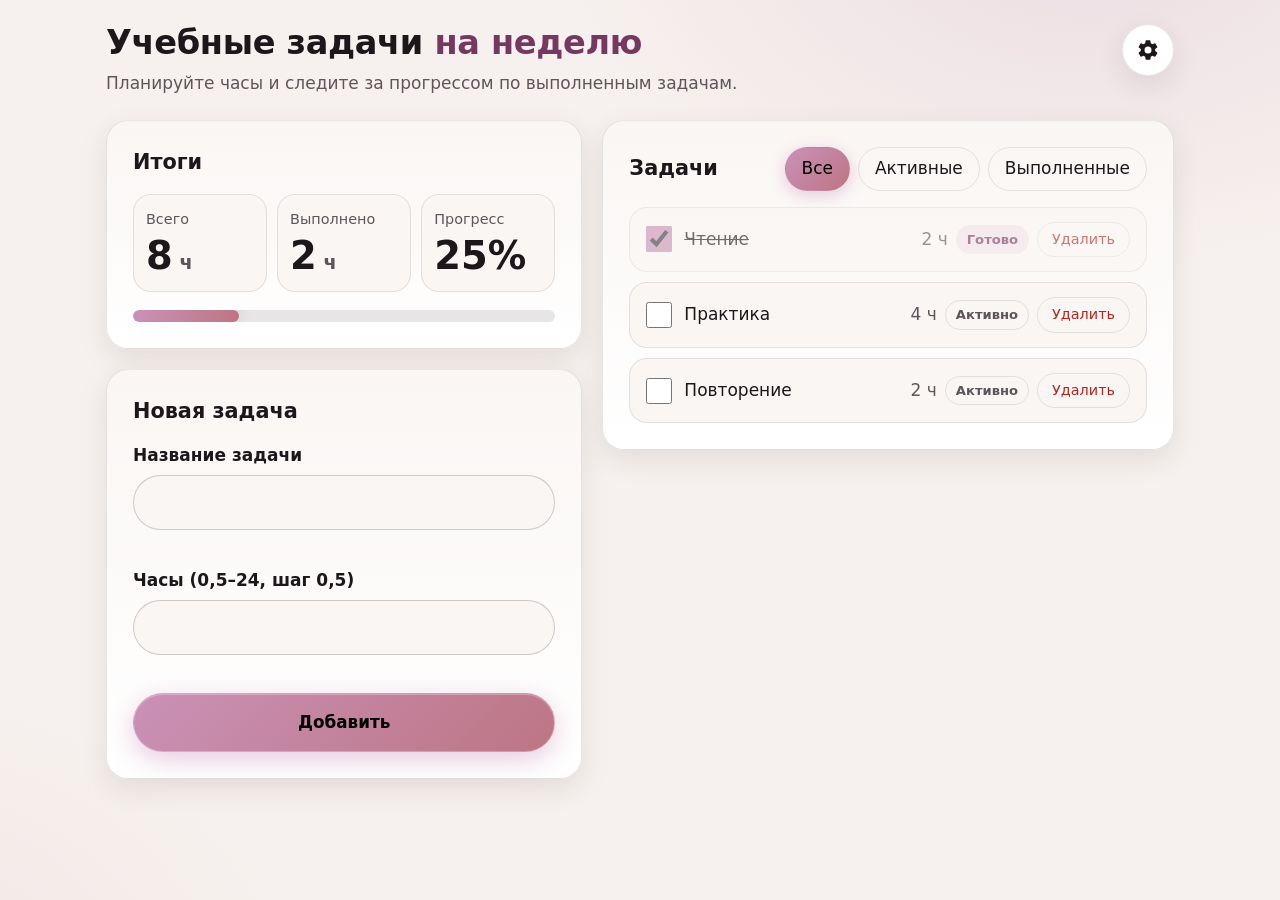
<file: direct/index.html>
<!doctype html>
<html lang="ru" data-theme="dark">
<head>
  <meta charset="utf-8">
  <meta name="viewport" content="width=device-width, initial-scale=1">
  <meta name="color-scheme" content="dark light">
  <title>Мини-трекер учебных задач</title>
  <link rel="stylesheet" href="styles.css">
</head>
<body>
  <div class="page">
    <header class="header">
      <div class="header-text">
        <h1>Учебные задачи <span class="accent-word">на неделю</span></h1>
        <p class="subtitle">Планируйте часы и следите за прогрессом по выполненным задачам.</p>
      </div>
      <div class="settings-wrap">
        <button type="button" id="settings-btn" class="icon-btn" aria-label="Настройки" aria-haspopup="dialog" aria-expanded="false" aria-controls="settings-panel">
          <svg viewBox="0 0 24 24" width="24" height="24" aria-hidden="true" focusable="false">
            <path fill="currentColor" d="M19.14 12.94a7.4 7.4 0 0 0 .05-.94 7.4 7.4 0 0 0-.05-.94l2.03-1.58a.5.5 0 0 0 .12-.64l-1.92-3.32a.5.5 0 0 0-.6-.22l-2.39.96a7 7 0 0 0-1.63-.94l-.36-2.54a.5.5 0 0 0-.5-.42h-3.84a.5.5 0 0 0-.5.42l-.36 2.54a7 7 0 0 0-1.63.94l-2.39-.96a.5.5 0 0 0-.6.22L2.65 8.84a.5.5 0 0 0 .12.64l2.03 1.58a7.4 7.4 0 0 0-.05.94c0 .32.02.63.05.94l-2.03 1.58a.5.5 0 0 0-.12.64l1.92 3.32c.13.22.39.3.6.22l2.39-.96c.5.38 1.05.7 1.63.94l.36 2.54c.04.24.25.42.5.42h3.84c.25 0 .46-.18.5-.42l.36-2.54a7 7 0 0 0 1.63-.94l2.39.96c.22.08.47 0 .6-.22l1.92-3.32a.5.5 0 0 0-.12-.64l-2.03-1.58ZM12 15.5a3.5 3.5 0 1 1 0-7 3.5 3.5 0 0 1 0 7Z"/>
          </svg>
        </button>

        <div id="settings-panel" class="card settings-panel" role="dialog" aria-modal="false" aria-labelledby="settings-title" hidden>
          <div class="settings-head">
            <h2 id="settings-title">Настройки</h2>
            <button type="button" id="settings-close" class="pill">Закрыть</button>
          </div>

          <fieldset class="settings-group">
            <legend>Тема</legend>
            <div class="pills" id="theme-options">
              <label class="pill-radio"><input type="radio" name="theme" value="dark"><span>Тёмная</span></label>
              <label class="pill-radio"><input type="radio" name="theme" value="light"><span>Светлая</span></label>
              <label class="pill-radio"><input type="radio" name="theme" value="system"><span>Системная</span></label>
            </div>
          </fieldset>

          <fieldset class="settings-group">
            <legend>Цвет выделения</legend>
            <div class="swatches" id="swatches" role="radiogroup" aria-label="Готовые цвета"></div>
          </fieldset>

          <fieldset class="settings-group">
            <legend>Свой цвет</legend>
            <div class="slider">
              <label for="acc-h">Оттенок <output id="acc-h-out" for="acc-h"></output></label>
              <input id="acc-h" type="range" min="0" max="360" step="1" class="range range-hue">
            </div>
            <div class="slider">
              <label for="acc-s">Насыщенность <output id="acc-s-out" for="acc-s"></output></label>
              <input id="acc-s" type="range" min="0" max="100" step="1" class="range range-sat">
            </div>
            <div class="slider">
              <label for="acc-l">Яркость <output id="acc-l-out" for="acc-l"></output></label>
              <input id="acc-l" type="range" min="20" max="80" step="1" class="range range-light">
            </div>
            <div class="sample-row">
              <span class="sample" id="accent-sample" aria-hidden="true"></span>
              <span id="accent-name">Сиреневый</span>
            </div>
          </fieldset>
        </div>
      </div>
    </header>

    <p id="storage-msg" class="notice" role="status" hidden></p>

    <main class="grid">
      <div class="col">
        <section class="card" aria-labelledby="stats-title">
          <h2 id="stats-title">Итоги</h2>
          <div class="tiles">
            <div class="tile"><span class="tile-label">Всего</span><span class="tile-value"><span id="total-hours">0</span><small> ч</small></span></div>
            <div class="tile"><span class="tile-label">Выполнено</span><span class="tile-value"><span id="done-hours">0</span><small> ч</small></span></div>
            <div class="tile"><span class="tile-label">Прогресс</span><span class="tile-value" id="progress">0%</span></div>
          </div>
          <div class="bar" role="progressbar" aria-label="Прогресс по часам" aria-valuemin="0" aria-valuemax="100" aria-valuenow="0" id="progress-bar">
            <div class="bar-fill" id="progress-fill"></div>
          </div>
        </section>

        <section class="card" aria-labelledby="form-title">
          <h2 id="form-title">Новая задача</h2>
          <form id="task-form" novalidate>
            <div class="field">
              <label for="title">Название задачи</label>
              <input id="title" name="title" type="text" autocomplete="off" enterkeyhint="next" aria-describedby="title-error">
              <p id="title-error" class="error" role="alert"></p>
            </div>
            <div class="field">
              <label for="hours">Часы (0,5–24, шаг 0,5)</label>
              <input id="hours" name="hours" type="text" inputmode="decimal" enterkeyhint="done" aria-describedby="hours-error">
              <p id="hours-error" class="error" role="alert"></p>
            </div>
            <button type="button" id="add-btn" class="btn-accent">Добавить</button>
          </form>
        </section>
      </div>

      <section class="card tasks-card" aria-labelledby="tasks-title">
        <div class="tasks-head">
          <h2 id="tasks-title">Задачи</h2>
          <fieldset class="filters">
            <legend class="visually-hidden">Фильтр</legend>
            <label class="pill-radio"><input type="radio" name="filter" value="all" checked><span>Все</span></label>
            <label class="pill-radio"><input type="radio" name="filter" value="active"><span>Активные</span></label>
            <label class="pill-radio"><input type="radio" name="filter" value="done"><span>Выполненные</span></label>
          </fieldset>
        </div>
        <ul id="task-list" class="tasks" aria-label="Список задач"></ul>
        <p id="empty" class="empty" hidden>Задач нет.</p>
      </section>
    </main>
  </div>
  <script src="tracker.js" defer></script>
</body>
</html>
</file>
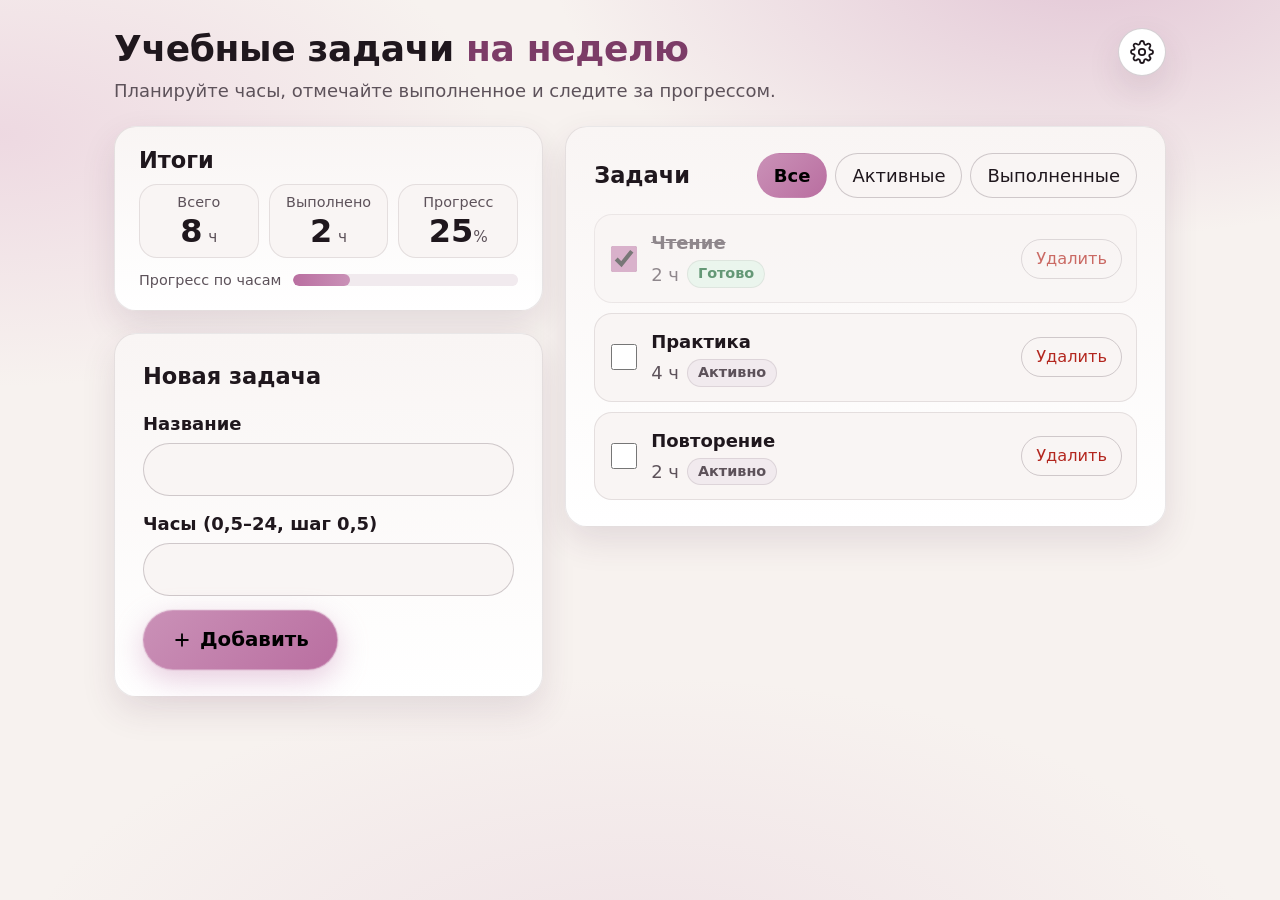
<file: with-spec/index.html>
<!doctype html>
<html lang="ru">
<head>
  <meta charset="utf-8">
  <meta name="viewport" content="width=device-width, initial-scale=1">
  <meta name="color-scheme" content="dark light">
  <title>Мини-трекер учебных задач</title>
  <link rel="stylesheet" href="styles.css">
</head>
<body>
  <div class="glow" aria-hidden="true"></div>
  <main class="app">
    <header class="app__header">
      <div class="app__heading">
        <h1>Учебные задачи <span class="accent-word">на неделю</span></h1>
        <p class="app__subtitle">Планируйте часы, отмечайте выполненное и следите за прогрессом.</p>
      </div>
      <div class="settings">
        <button id="settings-toggle" class="icon-btn" type="button" aria-label="Настройки"
                aria-expanded="false" aria-controls="settings-panel">
          <svg viewBox="0 0 24 24" width="24" height="24" aria-hidden="true" focusable="false">
            <path fill="none" stroke="currentColor" stroke-width="1.8" stroke-linecap="round" stroke-linejoin="round"
                  d="M12 15.2a3.2 3.2 0 1 0 0-6.4 3.2 3.2 0 0 0 0 6.4Z"/>
            <path fill="none" stroke="currentColor" stroke-width="1.8" stroke-linecap="round" stroke-linejoin="round"
                  d="M19.4 15a1.7 1.7 0 0 0 .34 1.87l.06.06a2 2 0 1 1-2.83 2.83l-.06-.06a1.7 1.7 0 0 0-1.87-.34 1.7 1.7 0 0 0-1.03 1.56V21a2 2 0 1 1-4 0v-.09A1.7 1.7 0 0 0 8.9 19.4a1.7 1.7 0 0 0-1.87.34l-.06.06a2 2 0 1 1-2.83-2.83l.06-.06A1.7 1.7 0 0 0 4.54 15a1.7 1.7 0 0 0-1.56-1.03H3a2 2 0 1 1 0-4h.09A1.7 1.7 0 0 0 4.6 8.9a1.7 1.7 0 0 0-.34-1.87l-.06-.06a2 2 0 1 1 2.83-2.83l.06.06A1.7 1.7 0 0 0 8.96 4.54 1.7 1.7 0 0 0 10 2.98V3a2 2 0 1 1 4 0v.09a1.7 1.7 0 0 0 1.03 1.56 1.7 1.7 0 0 0 1.87-.34l.06-.06a2 2 0 1 1 2.83 2.83l-.06.06A1.7 1.7 0 0 0 19.46 9c.26.6.85 1 1.51 1.03H21a2 2 0 1 1 0 4h-.09A1.7 1.7 0 0 0 19.4 15Z"/>
          </svg>
        </button>

        <section id="settings-panel" class="panel" role="dialog" aria-modal="false"
                 aria-labelledby="settings-title" hidden>
          <div class="panel__head">
            <h2 id="settings-title">Настройки</h2>
            <button id="settings-close" class="pill pill--ghost" type="button">Закрыть</button>
          </div>

          <fieldset class="group">
            <legend>Тема</legend>
            <div class="pills" id="theme-options">
              <label class="pill-option"><input type="radio" name="theme" value="dark"><span>Тёмная</span></label>
              <label class="pill-option"><input type="radio" name="theme" value="light"><span>Светлая</span></label>
              <label class="pill-option"><input type="radio" name="theme" value="system"><span>Системная</span></label>
            </div>
          </fieldset>

          <fieldset class="group">
            <legend>Цвет выделения</legend>
            <div class="swatches" id="accent-presets">
              <label class="swatch" style="--sw: hsl(320 35% 68%)"><input type="radio" name="accent-preset" value="lilac" aria-label="Сиреневый"><span aria-hidden="true"></span></label>
              <label class="swatch" style="--sw: hsl(217 85% 62%)"><input type="radio" name="accent-preset" value="blue" aria-label="Синий"><span aria-hidden="true"></span></label>
              <label class="swatch" style="--sw: hsl(158 60% 48%)"><input type="radio" name="accent-preset" value="emerald" aria-label="Изумрудный"><span aria-hidden="true"></span></label>
              <label class="swatch" style="--sw: hsl(38 92% 56%)"><input type="radio" name="accent-preset" value="amber" aria-label="Янтарный"><span aria-hidden="true"></span></label>
              <label class="swatch" style="--sw: hsl(8 80% 64%)"><input type="radio" name="accent-preset" value="coral" aria-label="Коралловый"><span aria-hidden="true"></span></label>
            </div>
          </fieldset>

          <fieldset class="group custom-color">
            <legend>Свой цвет</legend>
            <div class="slider">
              <div class="slider__row">
                <label for="accent-h">Оттенок</label>
                <output id="accent-h-value" for="accent-h">320</output>
              </div>
              <input id="accent-h" class="range range--hue" type="range" min="0" max="360" step="1" value="320">
            </div>
            <div class="slider">
              <div class="slider__row">
                <label for="accent-s">Насыщенность</label>
                <output id="accent-s-value" for="accent-s">35%</output>
              </div>
              <input id="accent-s" class="range range--sat" type="range" min="0" max="100" step="1" value="35">
            </div>
            <div class="slider">
              <div class="slider__row">
                <label for="accent-l">Яркость</label>
                <output id="accent-l-value" for="accent-l">68%</output>
              </div>
              <input id="accent-l" class="range range--light" type="range" min="20" max="80" step="1" value="68">
            </div>
            <div class="sample">
              <span id="accent-sample" class="sample__swatch" role="img" aria-label="Образец выбранного цвета"></span>
              <span id="accent-sample-text" class="sample__text">hsl(320 35% 68%)</span>
            </div>
          </fieldset>
        </section>
      </div>
    </header>

    <p id="storage-message" class="notice" role="status" hidden></p>

    <div class="dashboard">
      <div class="dashboard__side">
        <section class="card summary" aria-labelledby="summary-title">
          <h2 id="summary-title">Итоги</h2>
          <dl class="summary__grid">
            <div class="tile">
              <dt>Всего</dt>
              <dd><span id="total-hours" class="tile__num">0</span> <span class="tile__unit">ч</span></dd>
            </div>
            <div class="tile">
              <dt>Выполнено</dt>
              <dd><span id="done-hours" class="tile__num">0</span> <span class="tile__unit">ч</span></dd>
            </div>
            <div class="tile">
              <dt>Прогресс</dt>
              <dd><span id="progress-value" class="tile__num">0</span><span class="tile__unit">%</span></dd>
            </div>
          </dl>
          <label class="progress-label" for="progress-bar">Прогресс по часам</label>
          <progress id="progress-bar" max="100" value="0">0%</progress>
        </section>

        <section class="card add" aria-labelledby="add-title">
          <h2 id="add-title">Новая задача</h2>
          <form id="task-form" class="form" novalidate>
            <div class="field">
              <label for="task-title">Название</label>
              <input id="task-title" name="title" type="text" autocomplete="off"
                     enterkeyhint="next" aria-describedby="task-title-error">
              <p id="task-title-error" class="field__error" aria-live="polite" hidden></p>
            </div>
            <div class="field">
              <label for="task-hours">Часы (0,5–24, шаг 0,5)</label>
              <input id="task-hours" name="hours" type="text" inputmode="decimal"
                     autocomplete="off" enterkeyhint="done" aria-describedby="task-hours-error">
              <p id="task-hours-error" class="field__error" aria-live="polite" hidden></p>
            </div>
            <button id="task-add" type="button" class="btn btn--primary">
              <svg viewBox="0 0 24 24" width="20" height="20" aria-hidden="true" focusable="false">
                <path fill="none" stroke="currentColor" stroke-width="2.2" stroke-linecap="round" d="M12 5v14M5 12h14"/>
              </svg>
              <span>Добавить</span>
            </button>
          </form>
        </section>
      </div>

      <section class="card list" aria-labelledby="list-title">
        <div class="list__head">
          <h2 id="list-title">Задачи</h2>
          <fieldset class="filter" id="task-filter">
            <legend class="visually-hidden">Показать</legend>
            <div class="pills">
              <label class="pill-option"><input type="radio" name="filter" value="all" checked><span>Все</span></label>
              <label class="pill-option"><input type="radio" name="filter" value="active"><span>Активные</span></label>
              <label class="pill-option"><input type="radio" name="filter" value="done"><span>Выполненные</span></label>
            </div>
          </fieldset>
        </div>
        <ul id="task-list" class="tasks"></ul>
        <p id="empty-message" class="empty" hidden></p>
      </section>
    </div>
  </main>

  <script src="tracker.js" defer></script>
</body>
</html>
</file>
<file: direct/styles.css>
/* ---------- Переменные ---------- */
:root {
  --ah: 320; --as: 35; --al: 68;              /* акцент задаётся из app.mjs */
  --accent: hsl(var(--ah) calc(var(--as) * 1%) calc(var(--al) * 1%));
  --accent-2: hsl(calc(var(--ah) + 28) calc(var(--as) * 1%) calc(var(--al) * 1% - 8%));
  --accent-soft: hsl(var(--ah) calc(var(--as) * 1%) calc(var(--al) * 1%) / .18);
  --accent-glow: hsl(var(--ah) calc(var(--as) * 1%) calc(var(--al) * 1%) / .45);
  --on-accent: #000;
  --radius: 22px;
  --font: system-ui, "Segoe UI", Roboto, "Helvetica Neue", Arial, sans-serif;
}

[data-theme="dark"] {
  color-scheme: dark;
  --bg: #0a0809;
  --card: #161216;
  --card-2: #1c181c;
  --border: rgba(255, 255, 255, .08);
  --text: #f3eef2;
  --muted: #b3aab1;
  --shadow: 0 10px 30px rgba(0, 0, 0, .45);
  /* читаемый акцентный текст на тёмном фоне */
  --accent-text: hsl(var(--ah) calc(var(--as) * 1%) max(calc(var(--al) * 1%), 62%));
  --danger: #ff8a8a;
  --glow-a: .26; --glow-b: .14;
}

[data-theme="light"] {
  color-scheme: light;
  --bg: #f6f1ee;
  --card: #ffffff;
  --card-2: #faf6f4;
  --border: rgba(30, 20, 25, .10);
  --text: #1d171b;
  --muted: #5e555b;
  --shadow: 0 10px 28px rgba(60, 35, 45, .10);
  --accent-text: hsl(var(--ah) calc(var(--as) * 1%) min(calc(var(--al) * 1%), 34%));
  --danger: #b3261e;
  --glow-a: .22; --glow-b: .12;
}

/* ---------- База ---------- */
*, *::before, *::after { box-sizing: border-box; }
html, body { margin: 0; overflow-x: hidden; }
body {
  font: 17px/1.5 var(--font);
  color: var(--text);
  background-color: var(--bg);
  background-image:
    radial-gradient(900px 600px at 85% -10%, hsl(var(--ah) calc(var(--as) * 1%) calc(var(--al) * 1%) / var(--glow-a)), transparent 60%),
    radial-gradient(700px 500px at -10% 110%, hsl(calc(var(--ah) + 30) calc(var(--as) * 1%) calc(var(--al) * 1%) / var(--glow-b)), transparent 60%);
  background-attachment: fixed;
  min-height: 100vh;
}
:focus-visible { outline: 3px solid var(--accent); outline-offset: 2px; }
h2 { font-size: 1.3rem; margin: 0 0 16px; font-weight: 650; }
.visually-hidden {
  position: absolute !important; width: 1px; height: 1px; overflow: hidden;
  clip: rect(0 0 0 0); white-space: nowrap; border: 0; padding: 0; margin: -1px;
}

.page { max-width: 1100px; margin: 0 auto; padding: 24px 16px 48px; }

/* ---------- Шапка ---------- */
.header { display: flex; align-items: flex-start; justify-content: space-between; gap: 16px; margin-bottom: 24px; }
.header-text { min-width: 0; }
h1 { font-size: clamp(1.75rem, 6vw, 2.1rem); line-height: 1.15; margin: 0 0 8px; font-weight: 750; letter-spacing: -.01em; }
.accent-word { color: var(--accent-text); }
.subtitle { margin: 0; color: var(--muted); }

.settings-wrap { position: relative; flex: none; }
.icon-btn {
  width: 52px; height: 52px; border-radius: 999px; display: grid; place-items: center;
  background: var(--card); color: var(--text); border: 1px solid var(--border);
  box-shadow: var(--shadow); cursor: pointer; transition: transform .15s, border-color .15s;
}
.icon-btn:hover { border-color: var(--accent); }
.icon-btn[aria-expanded="true"] svg { transform: rotate(45deg); }
.icon-btn svg { transition: transform .3s; }

/* ---------- Карточки ---------- */
.card {
  background: linear-gradient(180deg, var(--card-2), var(--card));
  border: 1px solid var(--border);
  border-radius: var(--radius);
  box-shadow: var(--shadow);
  padding: 22px;
  min-width: 0;
}
.grid { display: grid; gap: 20px; grid-template-columns: minmax(0, 1fr); }
.col { display: grid; gap: 20px; align-content: start; min-width: 0; }
@media (min-width: 900px) {
  .grid { grid-template-columns: minmax(0, 5fr) minmax(0, 6fr); align-items: start; }
  .card { padding: 26px; }
}

.notice {
  background: var(--accent-soft); border: 1px solid var(--border); border-radius: 16px;
  padding: 12px 16px; margin: 0 0 20px;
}

/* ---------- Итоги ---------- */
.tiles { display: grid; grid-template-columns: repeat(3, minmax(0, 1fr)); gap: 10px; }
.tile {
  background: var(--bg); border: 1px solid var(--border); border-radius: 18px;
  padding: 14px 12px; display: flex; flex-direction: column; gap: 4px; min-width: 0;
}
[data-theme="light"] .tile { background: var(--card-2); }
.tile-label { color: var(--muted); font-size: .9rem; }
.tile-value { font-size: clamp(1.8rem, 8vw, 2.4rem); font-weight: 750; line-height: 1.1; font-variant-numeric: tabular-nums; }
.tile-value small { font-size: .5em; font-weight: 600; color: var(--muted); }
.bar { height: 12px; background: var(--border); border-radius: 999px; overflow: hidden; margin-top: 18px; }
.bar-fill {
  height: 100%; width: 0; border-radius: 999px;
  background: linear-gradient(90deg, var(--accent), var(--accent-2));
  box-shadow: 0 0 14px var(--accent-glow);
  transition: width .35s ease;
}

/* ---------- Форма ---------- */
.field { margin-bottom: 12px; }
label { display: block; font-weight: 600; margin-bottom: 6px; }
input[type="text"] {
  width: 100%; padding: 14px 18px; font: inherit; color: var(--text);
  background: var(--bg); border: 1px solid var(--border); border-radius: 999px;
}
[data-theme="light"] input[type="text"] { background: var(--card-2); border-color: rgba(30, 20, 25, .2); }
input[type="text"]:focus-visible { border-color: var(--accent); outline-offset: 0; }
input[aria-invalid="true"] { border-color: var(--danger) !important; }
.error { color: var(--danger); margin: 6px 0 0 18px; min-height: 1.3em; font-size: .95rem; }

.btn-accent {
  width: 100%; font: inherit; font-weight: 700; font-size: 1.05rem;
  padding: 16px 28px; border-radius: 999px; cursor: pointer;
  color: var(--on-accent); border: 1px solid rgba(255, 255, 255, .25);
  background: linear-gradient(135deg, var(--accent), var(--accent-2));
  box-shadow: 0 8px 26px var(--accent-glow), inset 0 1px 0 rgba(255, 255, 255, .25);
  transition: transform .12s ease, box-shadow .2s ease, filter .2s;
}
.btn-accent:hover { filter: brightness(1.06); box-shadow: 0 10px 34px var(--accent-glow); }
.btn-accent:active, .btn-accent.pressed { transform: scale(.96); }

/* ---------- Таблетки ---------- */
.pill {
  font: inherit; font-size: .95rem; padding: 8px 16px; border-radius: 999px; cursor: pointer;
  background: transparent; color: var(--text); border: 1px solid var(--border);
}
.pill:hover { border-color: var(--accent); }
.pills, .filters { display: flex; flex-wrap: wrap; gap: 8px; }
.filters { border: 0; padding: 0; margin: 0; min-width: 0; }
.pill-radio { margin: 0; font-weight: 500; position: relative; }
.pill-radio input { position: absolute; opacity: 0; inset: 0; margin: 0; cursor: pointer; }
.pill-radio span {
  display: inline-block; padding: 8px 16px; border-radius: 999px;
  border: 1px solid var(--border); background: transparent; color: var(--text);
  transition: background .2s, color .2s, border-color .2s;
}
.pill-radio:hover span { border-color: var(--accent); }
.pill-radio input:checked + span {
  background: linear-gradient(135deg, var(--accent), var(--accent-2));
  color: var(--on-accent); border-color: transparent; box-shadow: 0 4px 16px var(--accent-glow);
}
.pill-radio input:focus-visible + span { outline: 3px solid var(--accent); outline-offset: 2px; }

/* ---------- Список задач ---------- */
.tasks-head { display: flex; flex-wrap: wrap; align-items: center; justify-content: space-between; gap: 12px; margin-bottom: 16px; }
.tasks-head h2 { margin: 0; }
.tasks { list-style: none; padding: 0; margin: 0; display: grid; gap: 10px; }
.task {
  display: flex; align-items: center; gap: 12px; flex-wrap: wrap;
  background: var(--bg); border: 1px solid var(--border); border-radius: 18px; padding: 14px 16px;
  transition: opacity .2s, background .3s;
}
[data-theme="light"] .task { background: var(--card-2); }
.task-main { flex: 1 1 180px; min-width: 0; display: flex; align-items: center; gap: 12px; margin: 0; font-weight: 500; cursor: pointer; }
.task-main input[type="checkbox"] { width: 26px; height: 26px; flex: none; accent-color: var(--accent); cursor: pointer; margin: 0; }
.task-title { overflow-wrap: anywhere; min-width: 0; }
.task-meta { display: flex; align-items: center; gap: 8px; margin-left: auto; }
.task-hours { white-space: nowrap; color: var(--muted); font-variant-numeric: tabular-nums; }
.badge {
  font-size: .82rem; font-weight: 600; padding: 4px 10px; border-radius: 999px; white-space: nowrap;
  border: 1px solid var(--border); color: var(--muted);
}
.badge.done { background: var(--accent-soft); color: var(--accent-text); border-color: transparent; }
.btn-delete {
  font: inherit; font-size: .9rem; padding: 6px 14px; border-radius: 999px; cursor: pointer;
  background: transparent; color: var(--danger); border: 1px solid var(--border);
}
.btn-delete:hover { border-color: var(--danger); }
.task.done { opacity: .62; }
.task.done .task-title { text-decoration: line-through; }
.task.flash { animation: flash 1s ease-out; }
@keyframes flash {
  0% { background: var(--accent-soft); border-color: var(--accent); box-shadow: 0 0 0 3px var(--accent-glow); }
  100% { box-shadow: 0 0 0 0 transparent; }
}
.empty { color: var(--muted); margin: 8px 0 0; }

/* ---------- Настройки ---------- */
.settings-panel {
  position: absolute; right: 0; top: calc(100% + 10px); z-index: 10;
  width: min(360px, calc(100vw - 32px)); padding: 22px;
  background: var(--card);
}
.settings-head { display: flex; align-items: center; justify-content: space-between; gap: 12px; margin-bottom: 8px; }
.settings-head h2 { margin: 0; }
.settings-group { border: 0; padding: 0; margin: 16px 0 0; min-width: 0; }
.settings-group legend { font-weight: 650; padding: 0; margin-bottom: 10px; }
.swatches { display: flex; flex-wrap: wrap; gap: 10px; }
.swatch {
  width: 40px; height: 40px; border-radius: 999px; cursor: pointer; padding: 0;
  border: 2px solid var(--border); box-shadow: inset 0 0 0 3px var(--card);
}
.swatch[aria-checked="true"] { border-color: var(--text); }
.slider { margin-bottom: 10px; }
.slider label { display: flex; justify-content: space-between; font-weight: 500; margin-bottom: 4px; }
.slider output { color: var(--muted); font-variant-numeric: tabular-nums; }
.range { width: 100%; height: 14px; border-radius: 999px; appearance: none; -webkit-appearance: none; margin: 4px 0; border: 1px solid var(--border); cursor: pointer; }
.range-hue { background: linear-gradient(90deg, hsl(0 85% 55%), hsl(60 85% 55%), hsl(120 85% 45%), hsl(180 85% 45%), hsl(240 85% 60%), hsl(300 85% 55%), hsl(360 85% 55%)); }
.range-sat { background: linear-gradient(90deg, hsl(var(--ah) 0% calc(var(--al) * 1%)), hsl(var(--ah) 100% calc(var(--al) * 1%))); }
.range-light { background: linear-gradient(90deg, hsl(var(--ah) calc(var(--as) * 1%) 20%), hsl(var(--ah) calc(var(--as) * 1%) 80%)); }
.range::-webkit-slider-thumb { -webkit-appearance: none; width: 24px; height: 24px; border-radius: 999px; background: #fff; border: 2px solid #222; box-shadow: 0 1px 4px rgba(0,0,0,.4); }
.range::-moz-range-thumb { width: 22px; height: 22px; border-radius: 999px; background: #fff; border: 2px solid #222; }
.sample-row { display: flex; align-items: center; gap: 12px; margin-top: 8px; }
.sample { width: 44px; height: 44px; border-radius: 999px; background: var(--accent); border: 1px solid var(--border); box-shadow: 0 0 18px var(--accent-glow); flex: none; }

/* ---------- Узкий экран ---------- */
@media (max-width: 480px) {
  .page { padding: 18px 12px 40px; }
  .card { padding: 20px; }
  .tiles { gap: 8px; }
  .tile { padding: 12px 10px; }
  .icon-btn { width: 48px; height: 48px; }
}

@media (prefers-reduced-motion: reduce) {
  *, *::before, *::after { animation: none !important; transition: none !important; }
  .btn-accent:active, .btn-accent.pressed { transform: none; filter: brightness(.9); }
}
</file>
<file: with-spec/styles.css>
/* Мини-трекер: тёмный дашборд (redesign-ui). Mobile-first, без внешних ресурсов. */

*,
*::before,
*::after {
  box-sizing: border-box;
}

[hidden] {
  display: none !important;
}

/* ---------- Акцент (переопределяется из app.mjs) ---------- */
:root {
  --accent-h: 320;
  --accent-s: 35%;
  --accent-l: 68%;
  --on-accent: #000;
  --accent: hsl(var(--accent-h) var(--accent-s) var(--accent-l));
  --accent-soft: hsl(var(--accent-h) var(--accent-s) var(--accent-l) / 0.18);
  --accent-glow: hsl(var(--accent-h) var(--accent-s) var(--accent-l) / 0.45);
  --accent-strong: hsl(var(--accent-h) var(--accent-s) calc(var(--accent-l) - 10%));
  --radius-card: 22px;
  --radius-tile: 18px;
  --font: system-ui, "Segoe UI", Roboto, "Helvetica Neue", Arial, sans-serif;
}

/* ---------- Палитры тем ---------- */
:root,
:root[data-theme="dark"] {
  color-scheme: dark;
  --bg: #0b090b;
  --bg-warm: rgb(120 70 110 / 0.22);
  --card: #161216;
  --card-2: #1c181c;
  --border: rgba(255, 255, 255, 0.08);
  --border-strong: rgba(255, 255, 255, 0.16);
  --text: #f4eff3;
  --muted: #b5aab3;
  --shadow: 0 18px 40px rgb(0 0 0 / 0.45);
  --danger: #ff8a80;
  --done-badge-bg: rgb(120 220 160 / 0.14);
  --done-badge-text: #9fe3b8;
  --active-badge-bg: rgba(255, 255, 255, 0.07);
  /* Акцентный текст на фоне: не темнее 62% в тёмной теме */
  --accent-text: hsl(var(--accent-h) var(--accent-s) max(var(--accent-l), 62%));
}

:root[data-theme="light"] {
  color-scheme: light;
  --bg: #f7f2ef;
  --bg-warm: rgb(220 170 200 / 0.35);
  --card: #ffffff;
  --card-2: #f9f5f4;
  --border: rgba(40, 20, 35, 0.1);
  --border-strong: rgba(40, 20, 35, 0.2);
  --text: #1f171d;
  --muted: #5d525a;
  --shadow: 0 14px 34px rgb(80 40 70 / 0.12);
  --danger: #b3261e;
  --done-badge-bg: #e3f4e8;
  --done-badge-text: #1e6b3a;
  --active-badge-bg: #f1eaee;
  /* Акцентный текст на светлом фоне: не светлее 36% */
  --accent-text: hsl(var(--accent-h) var(--accent-s) min(var(--accent-l), 36%));
}

/* До запуска JS тема берётся из системы. */
@media (prefers-color-scheme: light) {
  :root:not([data-theme]) {
    color-scheme: light;
    --bg: #f7f2ef;
    --bg-warm: rgb(220 170 200 / 0.35);
    --card: #ffffff;
    --card-2: #f9f5f4;
    --border: rgba(40, 20, 35, 0.1);
    --border-strong: rgba(40, 20, 35, 0.2);
    --text: #1f171d;
    --muted: #5d525a;
    --shadow: 0 14px 34px rgb(80 40 70 / 0.12);
    --danger: #b3261e;
    --done-badge-bg: #e3f4e8;
    --done-badge-text: #1e6b3a;
    --active-badge-bg: #f1eaee;
    --accent-text: hsl(var(--accent-h) var(--accent-s) min(var(--accent-l), 36%));
  }
}

/* ---------- База ---------- */
html {
  font-size: 17px;
  -webkit-text-size-adjust: 100%;
}

body {
  margin: 0;
  min-height: 100vh;
  background: var(--bg);
  color: var(--text);
  font-family: var(--font);
  font-size: 1rem;
  line-height: 1.5;
  overflow-x: hidden;
  overflow-wrap: anywhere;
}

/* Мягкое свечение фона */
.glow {
  position: fixed;
  inset: 0;
  z-index: -1;
  pointer-events: none;
  background:
    radial-gradient(60% 45% at 85% -5%, var(--accent-glow), transparent 70%),
    radial-gradient(55% 40% at 0% 15%, var(--bg-warm), transparent 70%),
    radial-gradient(70% 50% at 50% 110%, var(--accent-soft), transparent 70%),
    var(--bg);
}

:focus-visible {
  outline: 3px solid var(--accent);
  outline-offset: 2px;
}

.visually-hidden {
  position: absolute;
  width: 1px;
  height: 1px;
  overflow: hidden;
  clip: rect(0 0 0 0);
  white-space: nowrap;
}

.app {
  width: 100%;
  max-width: 1100px;
  margin: 0 auto;
  padding: 20px 16px 40px;
}

/* ---------- Шапка ---------- */
.app__header {
  display: flex;
  align-items: flex-start;
  justify-content: space-between;
  gap: 16px;
  margin-bottom: 22px;
}

.app__heading {
  min-width: 0;
}

h1 {
  margin: 0;
  font-size: clamp(30px, 7.5vw, 36px);
  line-height: 1.15;
  font-weight: 700;
  letter-spacing: -0.01em;
}

.accent-word {
  color: var(--accent-text);
}

.app__subtitle {
  margin: 8px 0 0;
  color: var(--muted);
}

h2 {
  margin: 0 0 16px;
  font-size: 1.25rem;
  font-weight: 650;
}

/* ---------- Кнопки ---------- */
button,
input,
select {
  font: inherit;
  color: inherit;
  max-width: 100%;
}

.icon-btn {
  display: inline-grid;
  place-items: center;
  width: 48px;
  height: 48px;
  flex: 0 0 auto;
  border-radius: 999px;
  border: 1px solid var(--border-strong);
  background: var(--card);
  color: var(--text);
  cursor: pointer;
  box-shadow: var(--shadow);
  transition: transform 0.15s ease, border-color 0.15s ease;
}

.icon-btn:hover,
.icon-btn[aria-expanded="true"] {
  border-color: var(--accent);
  color: var(--accent-text);
}

.pill {
  min-height: 40px;
  padding: 8px 16px;
  border-radius: 999px;
  border: 1px solid var(--border-strong);
  background: transparent;
  cursor: pointer;
}

.pill--ghost:hover {
  border-color: var(--accent);
}

.btn {
  display: inline-flex;
  align-items: center;
  justify-content: center;
  gap: 8px;
  border-radius: 999px;
  cursor: pointer;
  transition: transform 0.12s ease, box-shadow 0.2s ease, filter 0.2s ease;
}

.btn--primary {
  width: 100%;
  min-height: 56px;
  padding: 14px 28px;
  border: 1px solid hsl(var(--accent-h) var(--accent-s) calc(var(--accent-l) + 10%) / 0.6);
  background: linear-gradient(135deg, var(--accent), var(--accent-strong));
  color: var(--on-accent);
  font-size: 1.1rem;
  font-weight: 650;
  box-shadow: 0 0 0 1px var(--accent-soft), 0 10px 30px var(--accent-glow);
}

.btn--primary:hover {
  filter: brightness(1.06);
  box-shadow: 0 0 0 1px var(--accent-soft), 0 12px 38px var(--accent-glow);
}

.btn--primary:active {
  transform: scale(0.96);
}

.btn--remove {
  min-height: 40px;
  padding: 6px 14px;
  flex: 0 0 auto;
  border: 1px solid var(--border-strong);
  background: transparent;
  color: var(--danger);
  font-size: 0.9rem;
}

.btn--remove:hover {
  border-color: var(--danger);
}

/* Таблетки-переключатели (radio) */
.pills {
  display: flex;
  flex-wrap: wrap;
  gap: 8px;
}

.pill-option {
  position: relative;
  display: inline-flex;
  cursor: pointer;
}

.pill-option input {
  position: absolute;
  opacity: 0;
  width: 1px;
  height: 1px;
}

.pill-option span {
  display: inline-flex;
  align-items: center;
  min-height: 40px;
  padding: 8px 16px;
  border-radius: 999px;
  border: 1px solid var(--border-strong);
  background: var(--card-2);
  color: var(--text);
  transition: background 0.15s ease, color 0.15s ease, border-color 0.15s ease;
}

.pill-option:hover span {
  border-color: var(--accent);
}

.pill-option input:checked + span {
  background: linear-gradient(135deg, var(--accent), var(--accent-strong));
  border-color: transparent;
  color: var(--on-accent);
  font-weight: 600;
}

.pill-option input:focus-visible + span {
  outline: 3px solid var(--accent);
  outline-offset: 2px;
}

fieldset {
  margin: 0;
  padding: 0;
  border: 0;
  min-width: 0;
}

legend {
  padding: 0;
  margin-bottom: 10px;
  font-weight: 600;
}

/* ---------- Раскладка ---------- */
.dashboard {
  display: grid;
  grid-template-columns: minmax(0, 1fr);
  gap: 18px;
}

.dashboard__side {
  display: grid;
  gap: 18px;
  align-content: start;
  min-width: 0;
}

.card {
  min-width: 0;
  padding: 22px 20px;
  border-radius: var(--radius-card);
  border: 1px solid var(--border);
  background: linear-gradient(180deg, var(--card-2), var(--card));
  box-shadow: var(--shadow);
}

.notice {
  margin: 0 0 18px;
  padding: 12px 16px;
  border-radius: var(--radius-tile);
  border: 1px solid var(--accent-glow);
  background: var(--accent-soft);
}

/* ---------- Итоги ---------- */
.summary__grid {
  display: grid;
  grid-template-columns: repeat(3, minmax(0, 1fr));
  gap: 10px;
  margin: 0 0 18px;
}

.tile {
  min-width: 0;
  padding: 14px 10px;
  border-radius: var(--radius-tile);
  border: 1px solid var(--border);
  background: var(--card-2);
  text-align: center;
}

.tile dt {
  color: var(--muted);
  font-size: 0.9rem;
}

.tile dd {
  margin: 4px 0 0;
  white-space: nowrap;
}

.tile__num {
  font-size: clamp(32px, 8.5vw, 40px);
  font-weight: 700;
  line-height: 1.1;
  font-variant-numeric: tabular-nums;
}

.tile__unit {
  color: var(--muted);
  font-size: 1rem;
}

.progress-label {
  display: block;
  margin-bottom: 8px;
  color: var(--muted);
  font-size: 0.9rem;
}

progress {
  display: block;
  width: 100%;
  height: 14px;
  border: 0;
  border-radius: 999px;
  overflow: hidden;
  background: var(--active-badge-bg);
  accent-color: var(--accent);
  appearance: none;
}

progress::-webkit-progress-bar {
  background: var(--active-badge-bg);
  border-radius: 999px;
}

progress::-webkit-progress-value {
  background: linear-gradient(90deg, var(--accent-strong), var(--accent));
  border-radius: 999px;
  transition: width 0.3s ease;
}

progress::-moz-progress-bar {
  background: linear-gradient(90deg, var(--accent-strong), var(--accent));
  border-radius: 999px;
}

/* ---------- Форма ---------- */
.form {
  display: grid;
  gap: 14px;
}

.field {
  display: grid;
  gap: 6px;
  min-width: 0;
}

.field label {
  font-weight: 600;
}

input[type="text"] {
  width: 100%;
  min-height: 52px;
  padding: 12px 18px;
  border-radius: 999px;
  border: 1px solid var(--border-strong);
  background: var(--card-2);
  color: var(--text);
}

input[type="text"]:focus-visible {
  border-color: var(--accent);
}

input[aria-invalid="true"] {
  border-color: var(--danger);
}

.field__error {
  margin: 0;
  padding-left: 18px;
  color: var(--danger);
  font-size: 0.95rem;
}

/* ---------- Список задач ---------- */
.list__head {
  display: flex;
  flex-wrap: wrap;
  align-items: center;
  justify-content: space-between;
  gap: 12px;
  margin-bottom: 16px;
}

.list__head h2 {
  margin: 0;
}

.tasks {
  display: grid;
  gap: 10px;
  margin: 0;
  padding: 0;
  list-style: none;
}

.task {
  display: flex;
  align-items: center;
  gap: 12px;
  min-width: 0;
  padding: 14px 14px 14px 16px;
  border-radius: var(--radius-tile);
  border: 1px solid var(--border);
  background: var(--card-2);
  transition: opacity 0.2s ease;
}

.task__toggle {
  display: flex;
  align-items: center;
  gap: 14px;
  flex: 1 1 auto;
  min-width: 0;
  cursor: pointer;
}

.task__toggle input {
  width: 26px;
  height: 26px;
  flex: 0 0 auto;
  margin: 0;
  accent-color: var(--accent);
  cursor: pointer;
}

.task__text {
  display: grid;
  gap: 4px;
  min-width: 0;
}

.task__title {
  font-weight: 600;
}

.task__meta {
  display: flex;
  flex-wrap: wrap;
  align-items: center;
  gap: 8px;
}

.task__hours {
  color: var(--muted);
  white-space: nowrap;
}

.badge {
  display: inline-flex;
  align-items: center;
  padding: 2px 10px;
  border-radius: 999px;
  font-size: 0.8rem;
  font-weight: 600;
  background: var(--active-badge-bg);
  color: var(--muted);
  border: 1px solid var(--border);
}

.badge--done {
  background: var(--done-badge-bg);
  color: var(--done-badge-text);
}

.task--done {
  opacity: 0.68;
}

.task--done .task__title {
  text-decoration: line-through;
  color: var(--muted);
}

.task--new {
  animation: task-flash 1s ease-out;
}

@keyframes task-flash {
  0% {
    background: var(--accent-glow);
    border-color: var(--accent);
    box-shadow: 0 0 0 3px var(--accent-soft), 0 0 24px var(--accent-glow);
  }
  100% {
    background: var(--card-2);
    border-color: var(--border);
    box-shadow: none;
  }
}

.empty {
  margin: 8px 0 0;
  padding: 18px;
  border-radius: var(--radius-tile);
  border: 1px dashed var(--border-strong);
  color: var(--muted);
  text-align: center;
}

/* ---------- Панель настроек ---------- */
.settings {
  position: relative;
  flex: 0 0 auto;
}

.panel {
  position: absolute;
  top: calc(100% + 10px);
  right: 0;
  z-index: 10;
  width: min(360px, calc(100vw - 32px));
  max-height: calc(100vh - 100px);
  overflow-y: auto;
  padding: 20px;
  border-radius: var(--radius-card);
  border: 1px solid var(--border-strong);
  background: var(--card);
  box-shadow: 0 24px 60px rgb(0 0 0 / 0.5);
}

.panel__head {
  display: flex;
  align-items: center;
  justify-content: space-between;
  gap: 12px;
  margin-bottom: 16px;
}

.panel__head h2 {
  margin: 0;
}

.group + .group {
  margin-top: 18px;
}

.swatches {
  display: flex;
  flex-wrap: wrap;
  gap: 12px;
}

.swatch {
  position: relative;
  display: inline-flex;
  cursor: pointer;
}

.swatch input {
  position: absolute;
  opacity: 0;
  width: 1px;
  height: 1px;
}

.swatch span {
  width: 40px;
  height: 40px;
  border-radius: 999px;
  background: var(--sw);
  border: 2px solid var(--border-strong);
  transition: transform 0.15s ease;
}

.swatch input:checked + span {
  border-color: var(--text);
  box-shadow: 0 0 0 3px var(--card), 0 0 0 5px var(--sw);
}

.swatch input:focus-visible + span {
  outline: 3px solid var(--accent);
  outline-offset: 4px;
}

.slider + .slider {
  margin-top: 12px;
}

.slider__row {
  display: flex;
  justify-content: space-between;
  gap: 8px;
  margin-bottom: 6px;
}

.slider__row output {
  color: var(--muted);
  font-variant-numeric: tabular-nums;
}

.range {
  width: 100%;
  height: 14px;
  margin: 0;
  border-radius: 999px;
  appearance: none;
  -webkit-appearance: none;
  background: var(--track, var(--card-2));
  border: 1px solid var(--border);
  cursor: pointer;
}

.range--hue {
  --track: linear-gradient(90deg,
    hsl(0 85% 60%), hsl(60 85% 60%), hsl(120 85% 60%), hsl(180 85% 60%),
    hsl(240 85% 60%), hsl(300 85% 60%), hsl(360 85% 60%));
}

.range--sat {
  --track: linear-gradient(90deg,
    hsl(var(--accent-h) 0% var(--accent-l)), hsl(var(--accent-h) 100% var(--accent-l)));
}

.range--light {
  --track: linear-gradient(90deg,
    hsl(var(--accent-h) var(--accent-s) 20%), hsl(var(--accent-h) var(--accent-s) 50%),
    hsl(var(--accent-h) var(--accent-s) 80%));
}

.range::-webkit-slider-thumb {
  -webkit-appearance: none;
  width: 24px;
  height: 24px;
  border-radius: 999px;
  border: 3px solid #fff;
  background: var(--accent);
  box-shadow: 0 2px 8px rgb(0 0 0 / 0.4);
}

.range::-moz-range-thumb {
  width: 20px;
  height: 20px;
  border-radius: 999px;
  border: 3px solid #fff;
  background: var(--accent);
  box-shadow: 0 2px 8px rgb(0 0 0 / 0.4);
}

.sample {
  display: flex;
  align-items: center;
  gap: 12px;
  margin-top: 14px;
}

.sample__swatch {
  width: 48px;
  height: 48px;
  flex: 0 0 auto;
  border-radius: 14px;
  background: var(--accent);
  border: 1px solid var(--border-strong);
  box-shadow: 0 0 18px var(--accent-glow);
}

.sample__text {
  color: var(--muted);
  font-variant-numeric: tabular-nums;
}

/* ---------- Широкий экран ---------- */
@media (min-width: 560px) {
  .app {
    padding: 28px 24px 48px;
  }

  .card {
    padding: 26px 28px;
  }

  .btn--primary {
    width: auto;
    justify-self: start;
  }
}

@media (min-width: 900px) {
  html {
    font-size: 18px;
  }

  .dashboard {
    grid-template-columns: minmax(0, 5fr) minmax(0, 7fr);
    align-items: start;
    gap: 22px;
  }

  .dashboard__side {
    gap: 22px;
  }

  /* compact-summary:start */
  .summary {
    display: grid;
    grid-template-columns: auto minmax(0, 1fr);
    column-gap: 12px;
    align-items: center;
    padding: 20px 24px;
  }

  .summary h2 {
    grid-column: 1 / -1;
    margin: 0 0 10px;
    line-height: 1.2;
  }

  .summary .summary__grid {
    grid-column: 1 / -1;
    margin: 0 0 12px;
  }

  .summary .tile {
    padding: 8px 10px;
  }

  .summary .tile dt {
    font-size: 0.8rem;
    line-height: 1.3;
  }

  .summary .tile dd {
    margin: 2px 0 0;
    line-height: 1.1;
  }

  .summary .tile__num {
    font-size: 32px;
    line-height: 1.1;
  }

  .summary .tile__unit {
    font-size: 0.85rem;
  }

  .summary .progress-label {
    margin: 0;
    font-size: 0.8rem;
    line-height: 1.4;
    white-space: nowrap;
  }

  .summary progress {
    height: 12px;
  }
  /* compact-summary:end */
}

/* ---------- Уменьшенное движение ---------- */
@media (prefers-reduced-motion: reduce) {
  *,
  *::before,
  *::after {
    animation-duration: 0.001ms !important;
    animation-iteration-count: 1 !important;
    transition-duration: 0.001ms !important;
    scroll-behavior: auto !important;
  }

  .btn--primary:active {
    transform: none;
  }

  .task--new {
    animation: none;
    border-color: var(--accent);
  }
}
</file>
